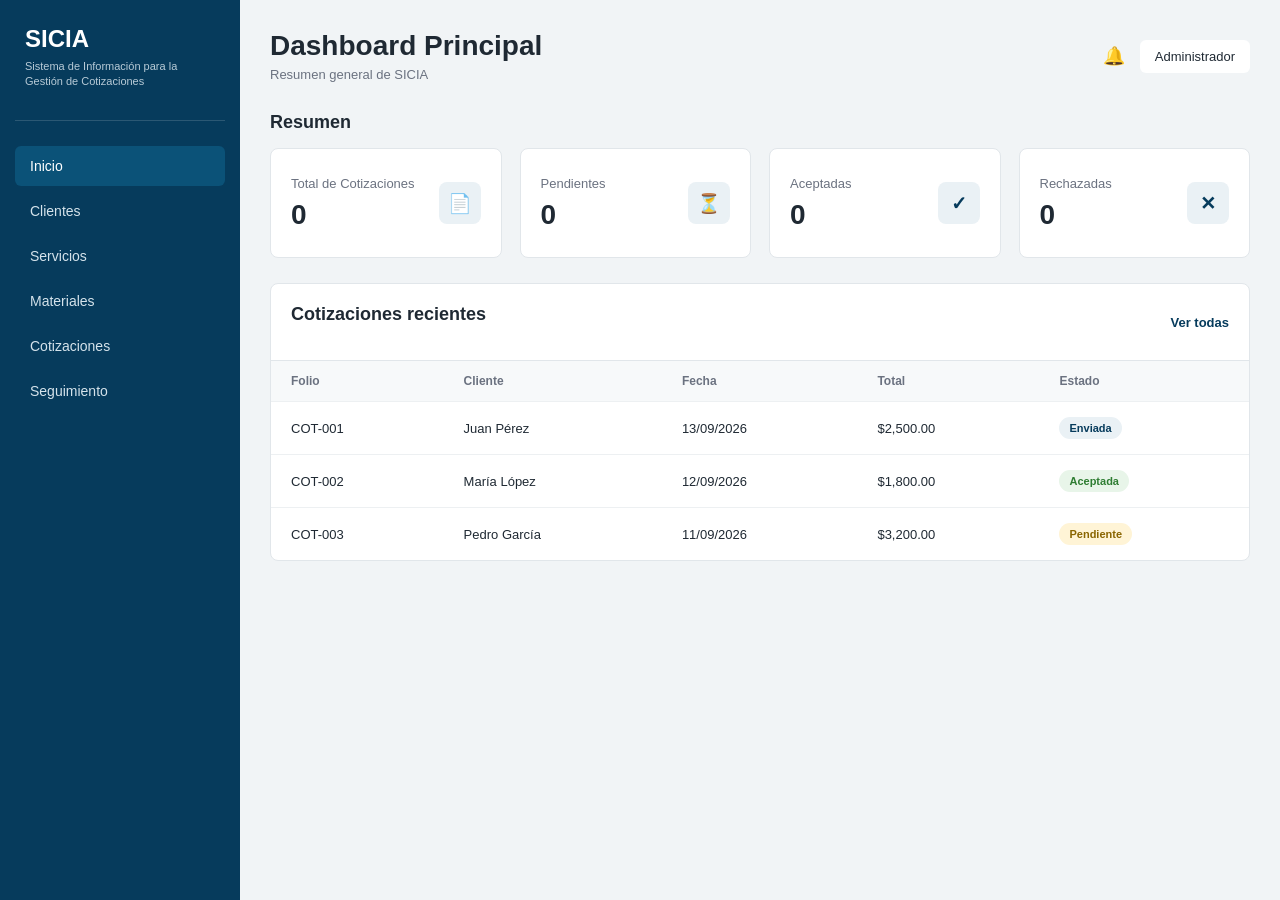
<file: index.html>
<!DOCTYPE html>
<html lang="es">
<head>
    <meta charset="UTF-8">
    <meta name="viewport" content="width=device-width, initial-scale=1.0">
    <title>SICIA</title>
    
    <link rel="stylesheet" href="css/estilos.css">
</head>
<body>

    <div class="contenedor">

        <!-- Menu lateral -->
        <aside class="menu-lateral">

            <div class="logo">
                <h2>SICIA</h2>
                <p>Sistema de Información para la Gestión de Cotizaciones</p>
            </div>

            <nav>
                <a href="#" class="activo">Inicio</a>
                <a href="clientes.html">Clientes</a>
                <a href="#">Servicios</a>
                <a href="#">Materiales</a>
                <a href="#">Cotizaciones</a>
                <a href="#">Seguimiento</a>
            </nav>

        </aside>

        <!-- Contenido principal -->
        <main class="contenido">

            <header class="encabezado">
                <div class="titulo">
                    <h1>Dashboard Principal</h1>
                    <p>Resumen general de SICIA</p>
                </div>

                <div class="usuario">
                    <span class="notificacion">🔔</span>
                    <span class="nombre-usuario">Administrador</span>
                </div>
            </header>

            <section class="dashboard">

                <h2>Resumen</h2>

            <div class="tarjetas">

                 <div class="tarjeta">
                    <div class="tarjeta-info">
                        <h3>Total de Cotizaciones</h3>
                        <p>0</p>
                    </div>
                    <div class="icono-tarjeta">📄</div>
                </div>

                <div class="tarjeta">
                    <div class="tarjeta-info">
                         <h3>Pendientes</h3>
                         <p>0</p>
                    </div>
                    <div class="icono-tarjeta">⏳</div>
                </div>

                <div class="tarjeta">
                    <div class="tarjeta-info">
                        <h3>Aceptadas</h3>
                        <p>0</p>
                    </div>
                    <div class="icono-tarjeta">✓</div>
            </div>

                <div class="tarjeta">
                    <div class="tarjeta-info">
                        <h3>Rechazadas</h3>
                        <p>0</p>
                    </div>
                    <div class="icono-tarjeta">✕</div>
            </div>

            </div>

             <!-- Cotizaciones recientes -->

            <div class="seccion-cotizaciones">

                    <div class="encabezado-seccion">
                        <h2>Cotizaciones recientes</h2>
                        <a href="#">Ver todas</a>
                    </div>

            <div class="tabla-contenedor">

            <table>

                <thead>
                    <tr>
                        <th>Folio</th>
                        <th>Cliente</th>
                        <th>Fecha</th>
                        <th>Total</th>
                        <th>Estado</th>
                    </tr>
                </thead>

                <tbody>

                    <tr>
                        <td>COT-001</td>
                        <td>Juan Pérez</td>
                        <td>13/09/2026</td>
                        <td>$2,500.00</td>
                        <td><span class="estado enviada">Enviada</span></td>
                    </tr>

                    <tr>
                        <td>COT-002</td>
                        <td>María López</td>
                        <td>12/09/2026</td>
                        <td>$1,800.00</td>
                        <td><span class="estado aceptada">Aceptada</span></td>
                    </tr>

                    <tr>
                        <td>COT-003</td>
                        <td>Pedro García</td>
                        <td>11/09/2026</td>
                        <td>$3,200.00</td>
                        <td><span class="estado pendiente">Pendiente</span></td>
                    </tr>

                </tbody>

            </table>

        </div>

    </div>

            </section>

        </main>

    </div>

</body>
</html>
</file>
<file: css/estilos.css>
/* ==============================
   CONFIGURACION GENERAL
================================= */

* {
    margin: 0;
    padding: 0;
    box-sizing: border-box;
}

body {
    font-family: Arial, sans-serif;
    background-color: #f1f4f6;
    color: #ffffff;
}


/* ==============================
   CONTENEDOR PRINCIPAL
================================= */

.contenedor {
    display: flex;
    min-height: 100vh;
}


/* ==============================
   MENU LATERAL
================================= */

.menu-lateral {
    width: 240px;
    background-color: #063b5c;
    padding: 25px 15px;
}


/* LOGO */

.logo {
    padding: 0 10px 30px;
    border-bottom: 1px solid rgba(255, 255, 255, 0.15);
}

.logo h2 {
    font-size: 24px;
    margin-bottom: 6px;
}

.logo p {
    font-size: 11px;
    line-height: 1.4;
    color: #b8cbd7;
}


/* MENU */

.menu-lateral nav {
    margin-top: 25px;
}

.menu-lateral nav a {
    display: block;
    text-decoration: none;
    color: #d5e3eb;
    padding: 12px 15px;
    margin-bottom: 5px;
    border-radius: 6px;
    font-size: 14px;
}

.menu-lateral nav a:hover {
    background-color: #0b5278;
    color: #ffffff;
}

.menu-lateral nav a.activo {
    background-color: #0b5278;
    color: #ffffff;
}


/* ==============================
   CONTENIDO PRINCIPAL
================================= */

.contenido {
    flex: 1;
    padding: 30px;
}


/* ==============================
   ENCABEZADO
================================= */

.encabezado {
    display: flex;
    justify-content: space-between;
    align-items: center;
    margin-bottom: 30px;
}

.titulo h1 {
    color: #1f2933;
    font-size: 28px;
    margin-bottom: 5px;
}

.titulo p {
    color: #6b7280;
    font-size: 13px;
}

.usuario {
    display: flex;
    align-items: center;
    gap: 15px;
}

.notificacion {
    font-size: 18px;
    cursor: pointer;
}

.nombre-usuario {
    background-color: #ffffff;
    color: #1f2933;
    padding: 9px 15px;
    border-radius: 6px;
    font-size: 13px;
}


/* ==============================
   DASHBOARD
================================= */

.dashboard h2 {
    color: #1f2933;
    font-size: 18px;
    margin-bottom: 15px;
}


/* ==============================
   TARJETAS
================================= */

.tarjetas {
    display: grid;
    grid-template-columns: repeat(4, 1fr);
    gap: 18px;
}

.tarjeta {
    background-color: #ffffff;
    padding: 20px;
    border-radius: 8px;
    border: 1px solid #e1e6ea;
    display: flex;
    justify-content: space-between;
    align-items: center;
    min-height: 110px;
}

.tarjeta-info h3 {
    font-size: 13px;
    font-weight: normal;
    color: #6b7280;
    margin-bottom: 8px;
}

.tarjeta-info p {
    font-size: 28px;
    font-weight: bold;
    color: #1f2933;
}

.icono-tarjeta {
    width: 42px;
    height: 42px;
    border-radius: 8px;
    background-color: #eaf1f5;
    color: #063b5c;
    display: flex;
    justify-content: center;
    align-items: center;
    font-size: 19px;
    font-weight: bold;
}

/* ==============================
   COTIZACIONES RECIENTES
================================= */

.seccion-cotizaciones {
    background-color: #ffffff;
    margin-top: 25px;
    border: 1px solid #e1e6ea;
    border-radius: 8px;
    overflow: hidden;
}

.encabezado-seccion {
    display: flex;
    justify-content: space-between;
    align-items: center;
    padding: 20px;
    border-bottom: 1px solid #e1e6ea;
}

.encabezado-seccion h2 {
    color: #1f2933;
    font-size: 18px;
}

.encabezado-seccion a {
    color: #063b5c;
    text-decoration: none;
    font-size: 13px;
    font-weight: bold;
}

.encabezado-seccion a:hover {
    text-decoration: underline;
}


/* TABLA */

.tabla-contenedor {
    overflow-x: auto;
}

.tabla-contenedor table {
    width: 100%;
    border-collapse: collapse;
}

.tabla-contenedor th {
    background-color: #f7f9fa;
    color: #6b7280;
    font-size: 12px;
    font-weight: bold;
    text-align: left;
    padding: 13px 20px;
}

.tabla-contenedor td {
    color: #1f2933;
    font-size: 13px;
    padding: 15px 20px;
    border-top: 1px solid #edf0f2;
}

.tabla-contenedor tr:hover {
    background-color: #fafbfc;
}


/* ESTADOS */

.estado {
    display: inline-block;
    padding: 5px 10px;
    border-radius: 12px;
    font-size: 11px;
    font-weight: bold;
}

.estado.enviada {
    background-color: #eaf1f5;
    color: #063b5c;
}

.estado.aceptada {
    background-color: #e8f5e9;
    color: #2e7d32;
}

.estado.pendiente {
    background-color: #fff4d6;
    color: #8a6500;
}

/* ==============================
   MODULO DE CLIENTES
================================= */

.clientes {
    background-color: #ffffff;
    border: 1px solid #e1e6ea;
    border-radius: 8px;
    overflow: hidden;
}


/* ENCABEZADO DE CLIENTES */

.clientes .encabezado-seccion {
    padding: 20px;
}

.clientes .encabezado-seccion h2 {
    color: #1f2933;
    font-size: 18px;
    margin-bottom: 5px;
}

.clientes .encabezado-seccion p {
    color: #6b7280;
    font-size: 13px;
}


/* BOTON PRINCIPAL */

.boton-principal {
    background-color: #063b5c;
    color: #ffffff;
    border: none;
    padding: 10px 16px;
    border-radius: 6px;
    font-size: 13px;
    font-weight: bold;
    cursor: pointer;
}

.boton-principal:hover {
    background-color: #0b5278;
}


/* BUSQUEDA */

.busqueda {
    padding: 0 20px 20px;
}

.busqueda input {
    width: 100%;
    padding: 11px 13px;
    border: 1px solid #d9e0e5;
    border-radius: 6px;
    font-size: 13px;
    outline: none;
}

.busqueda input:focus {
    border-color: #063b5c;
}


/* TABLA DE CLIENTES */

.clientes .tabla-contenedor {
    border-top: 1px solid #e1e6ea;
}

.clientes .tabla-contenedor th {
    background-color: #f7f9fa;
}

.clientes .tabla-contenedor td {
    vertical-align: middle;
}


/* BOTONES DE TABLA */

.boton-tabla {
    background-color: #eaf1f5;
    color: #063b5c;
    border: none;
    padding: 6px 10px;
    border-radius: 5px;
    font-size: 11px;
    cursor: pointer;
    margin-right: 4px;
}

.boton-tabla:hover {
    background-color: #dce8ee;
}

/* ==============================
   FORMULARIO DE NUEVO CLIENTE
================================= */

.formulario-cliente {
    display: none;
    border-bottom: 1px solid #e1e6ea;
    background-color: #ffffff;
}

.formulario-encabezado {
    padding: 20px;
    border-bottom: 1px solid #e1e6ea;
}

.formulario-encabezado h2 {
    color: #1f2933;
    font-size: 18px;
    margin-bottom: 5px;
}

.formulario-encabezado p {
    color: #6b7280;
    font-size: 13px;
}

.formulario-contenido {
    display: grid;
    grid-template-columns: 1fr 1fr;
    gap: 18px;
    padding: 20px;
}

.campo {
    display: flex;
    flex-direction: column;
}

.campo label {
    color: #1f2933;
    font-size: 12px;
    font-weight: bold;
    margin-bottom: 7px;
}

.campo input,
.campo textarea {
    width: 100%;
    padding: 10px 12px;
    border: 1px solid #d9e0e5;
    border-radius: 6px;
    font-family: Arial, sans-serif;
    font-size: 13px;
    outline: none;
}

.campo input:focus,
.campo textarea:focus {
    border-color: #063b5c;
}

.campo textarea {
    min-height: 80px;
    resize: vertical;
}

.campo-completo {
    grid-column: 1 / -1;
}

.formulario-botones {
    display: flex;
    justify-content: flex-end;
    gap: 10px;
    padding: 0 20px 20px;
}

.boton-cancelar {
    background-color: #ffffff;
    color: #6b7280;
    border: 1px solid #d9e0e5;
    padding: 10px 16px;
    border-radius: 6px;
    font-size: 13px;
    cursor: pointer;
}

.boton-cancelar:hover {
    background-color: #f7f9fa;
}

/* Ventana de información del cliente */
.ventana-cliente {
    position: fixed;
    top: 0;
    left: 0;
    width: 100%;
    height: 100%;
    background-color: rgba(0, 0, 0, 0.45);
    display: none;
    justify-content: center;
    align-items: center;
    z-index: 1000;
}

.ventana-contenido {
    background-color: #ffffff;
    width: 450px;
    max-width: 90%;
    border-radius: 8px;
    box-shadow: 0 4px 15px rgba(0, 0, 0, 0.2);
}

.ventana-encabezado {
    display: flex;
    justify-content: space-between;
    align-items: center;
    padding: 18px 20px;
    border-bottom: 1px solid #e1e6ea;
}

.ventana-encabezado h2 {
    color: #1f2933;
    font-size: 18px;
}

.ventana-encabezado button {
    background: none;
    border: none;
    color: #6b7280;
    font-size: 20px;
    cursor: pointer;
}

.informacion-cliente {
    padding: 20px;
}

.informacion-cliente p {
    color: #1f2933;
    font-size: 14px;
    margin-bottom: 15px;
    overflow-wrap: anywhere;
}

.informacion-cliente strong {
    color: #063b5c;
}
</file>
